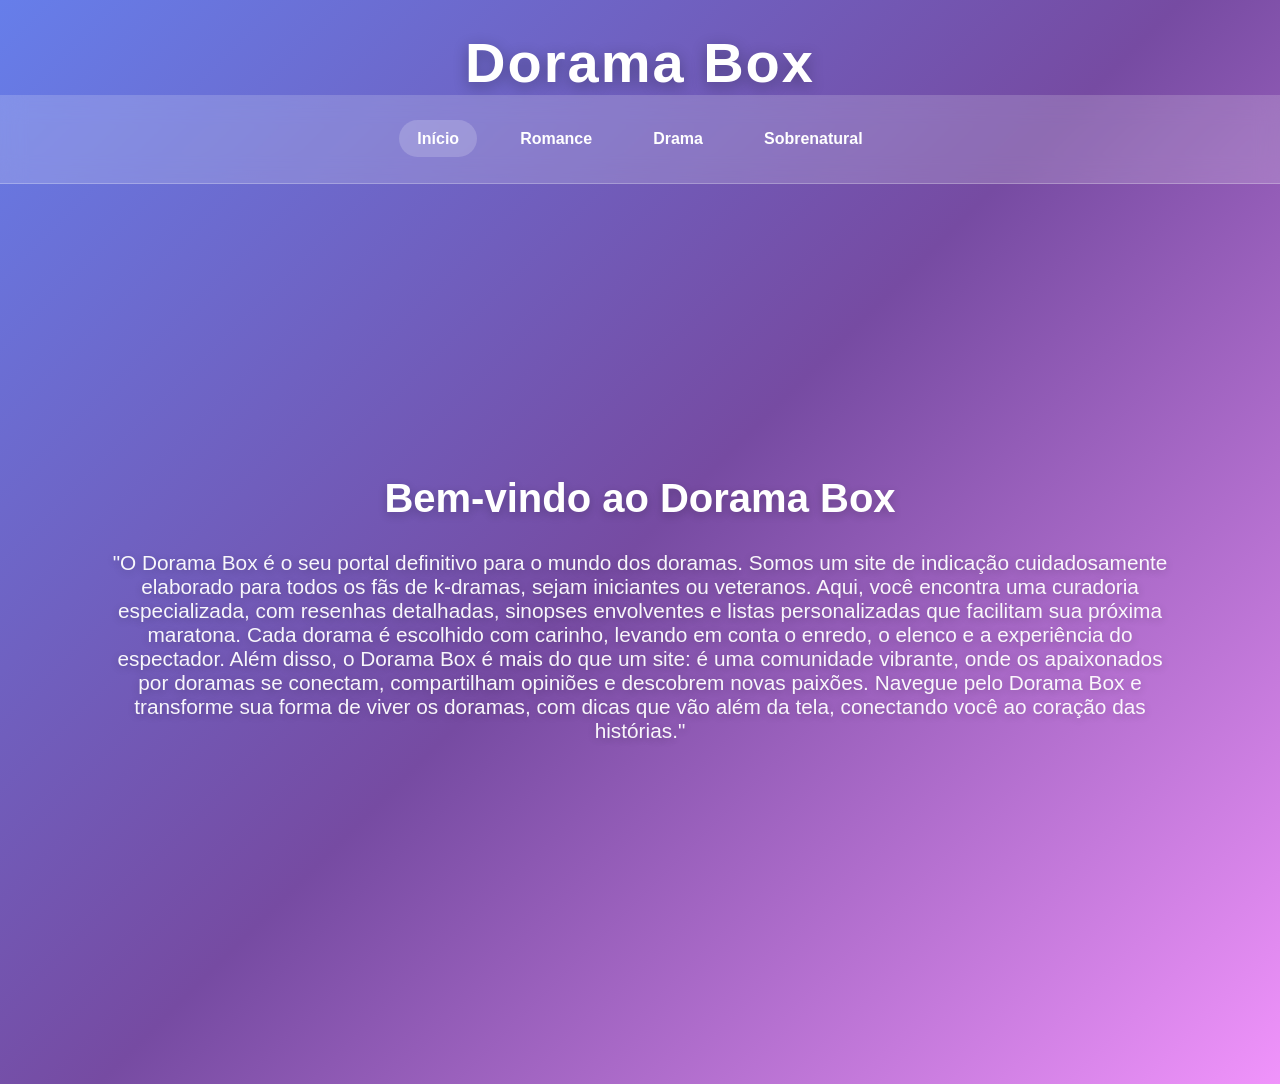
<file: index.html>
<!DOCTYPE html>
<html lang="pt-br">
<head>
    <meta charset="UTF-8">
    <meta name="viewport" content="width=device-width, initial-scale=1.0">
    <title>Dorama Box</title>
    <link rel="stylesheet" href="src/css/style.css">
</head>
<body>

  <h1>Dorama Box</h1>

  <header>
    <div class="container">
      <ul>
        <li><a href="index.html" class="active">Início</a></li>
        <li><a href="romance.html">Romance</a></li>
        <li><a href="drama.html">Drama</a></li>
        <li><a href="sobrenatural.html">Sobrenatural</a></li>
      </ul>
    </div>
  </header>

  <main>
    <div class="container">
      <h2>Bem-vindo ao Dorama Box</h2>
      <p>"O Dorama Box é o seu portal definitivo para o mundo dos doramas. Somos um site de indicação cuidadosamente elaborado para todos os fãs de k-dramas, sejam iniciantes ou veteranos. Aqui, você encontra uma curadoria especializada, com resenhas detalhadas, sinopses envolventes e listas personalizadas que facilitam sua próxima maratona. Cada dorama é escolhido com carinho, levando em conta o enredo, o elenco e a experiência do espectador. Além disso, o Dorama Box é mais do que um site: é uma comunidade vibrante, onde os apaixonados por doramas se conectam, compartilham opiniões e descobrem novas paixões. Navegue pelo Dorama Box e transforme sua forma de viver os doramas, com dicas que vão além da tela, conectando você ao coração das histórias."</p>
    </div>
  </main>

     <audio id="bg-audio" src="src/audio/dorama.audio.mpeg" preload="auto" loop></audio>
      <script src="src/js/script.js"></script>
</body>
</html>
</file>
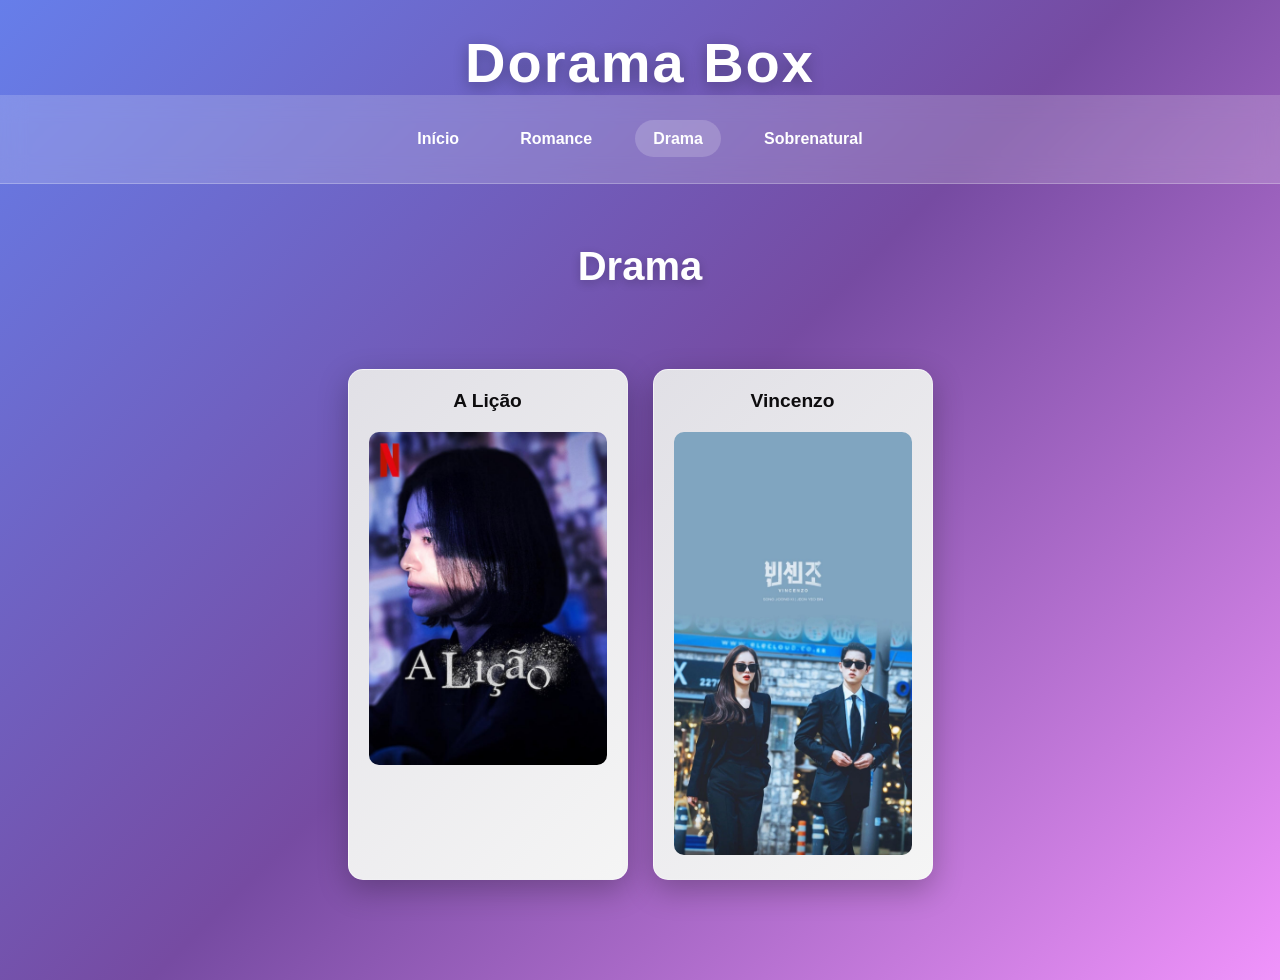
<file: drama.html>
<!DOCTYPE html>
<html lang="pt-br">
<head>
    <meta charset="UTF-8">
    <meta name="viewport" content="width=device-width, initial-scale=1.0">
    <title>Dorama Box - Drama</title>
    <link rel="stylesheet" href="src/css/style.css">
</head>
<body>

  <h1>Dorama Box</h1>

  <header>
    <div class="container">
      <ul>
        <li><a href="index.html">Início</a></li>
        <li><a href="romance.html">Romance</a></li>
        <li><a href="drama.html" class="active">Drama</a></li>
        <li><a href="sobrenatural.html">Sobrenatural</a></li>
      </ul>
    </div>
  </header>

  <section id="drama">
    <div class="container">
      <h2>Drama</h2>
      <div class="cards-container"></div>
    </div>
  </section>

     <audio id="bg-audio" src="src/audio/dorama.audio.mpeg" preload="auto" loop></audio>
      <script src="src/js/script.js"></script>
</body>
</html>
</file>
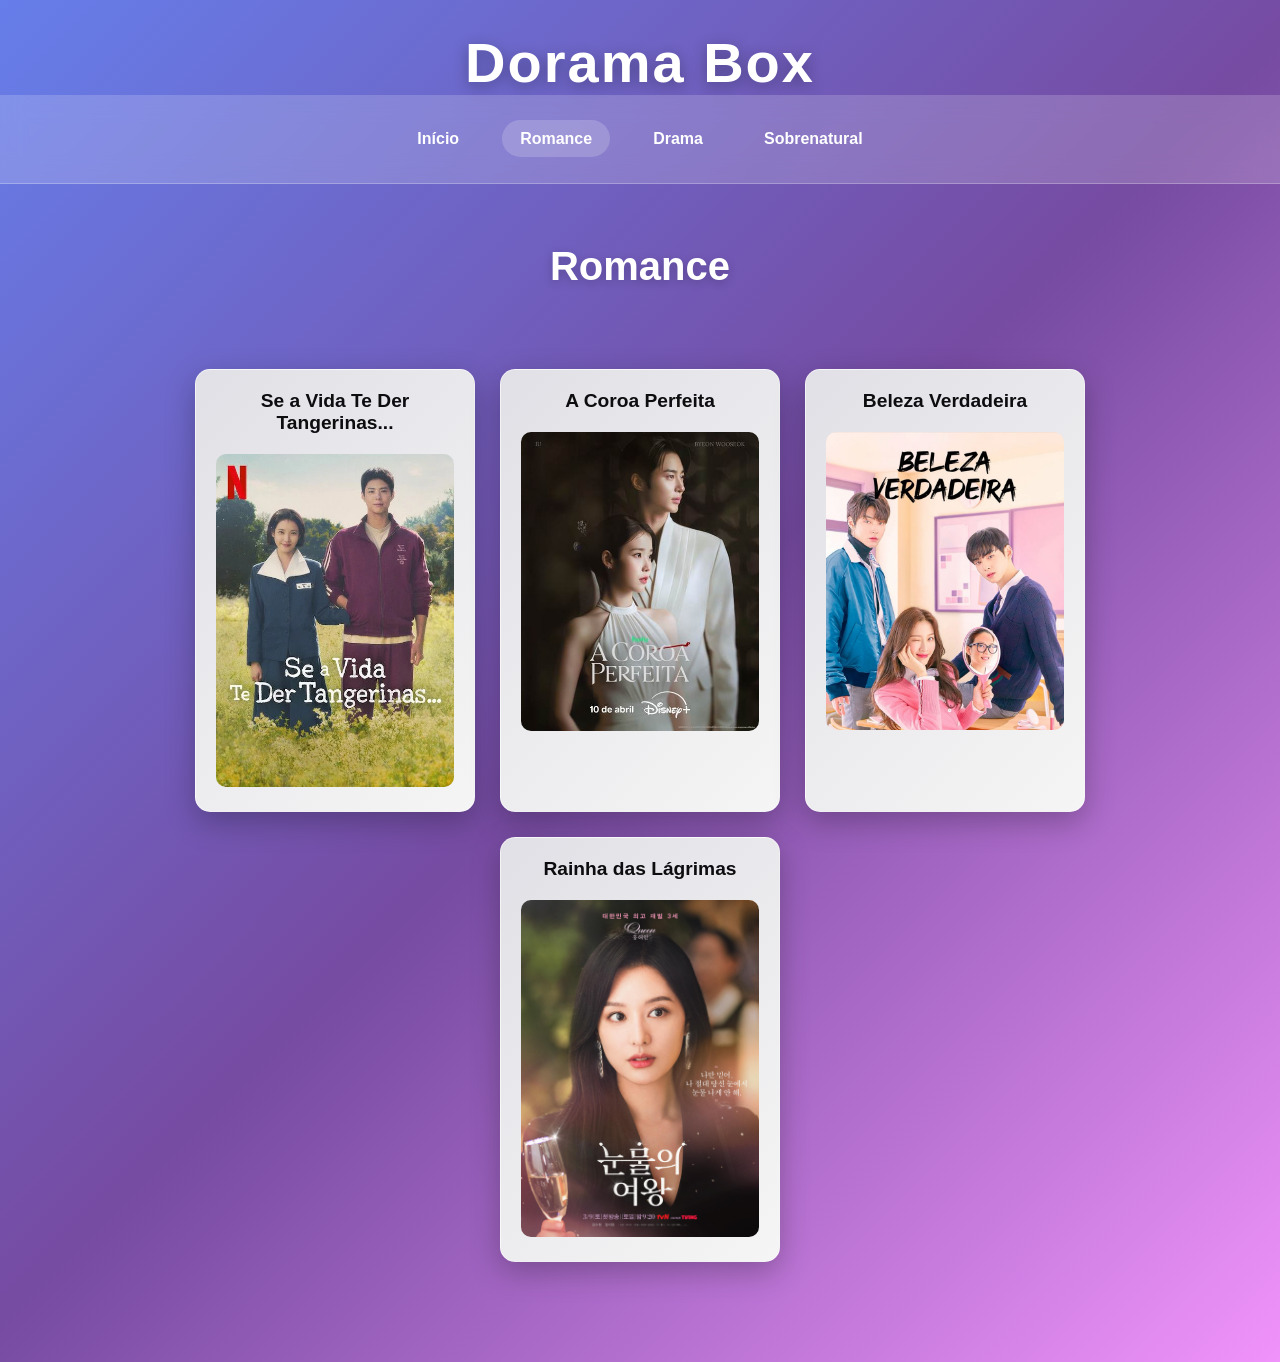
<file: romance.html>
<!DOCTYPE html>
<html lang="pt-br">
<head>
    <meta charset="UTF-8">
    <meta name="viewport" content="width=device-width, initial-scale=1.0">
    <title>Dorama Box - Romance</title>
    <link rel="stylesheet" href="src/css/style.css">
    
</head>
<body>

  <h1>Dorama Box</h1>

  <header>
    <div class="container">
      <ul>
        <li><a href="index.html">Início</a></li>
        <li><a href="romance.html" class="active">Romance</a></li>
        <li><a href="drama.html">Drama</a></li>
        <li><a href="sobrenatural.html">Sobrenatural</a></li>
      </ul>
    </div>
  </header>

  <section id="romance">
    <div class="container">
      <h2>Romance</h2>
      <div class="cards-container"></div>
    </div>
  </section>

     <audio id="bg-audio" src="src/audio/dorama.audio.mpeg" preload="auto" loop></audio>
      <script src="src/js/script.js"></script>
</body>
</html>
</file>
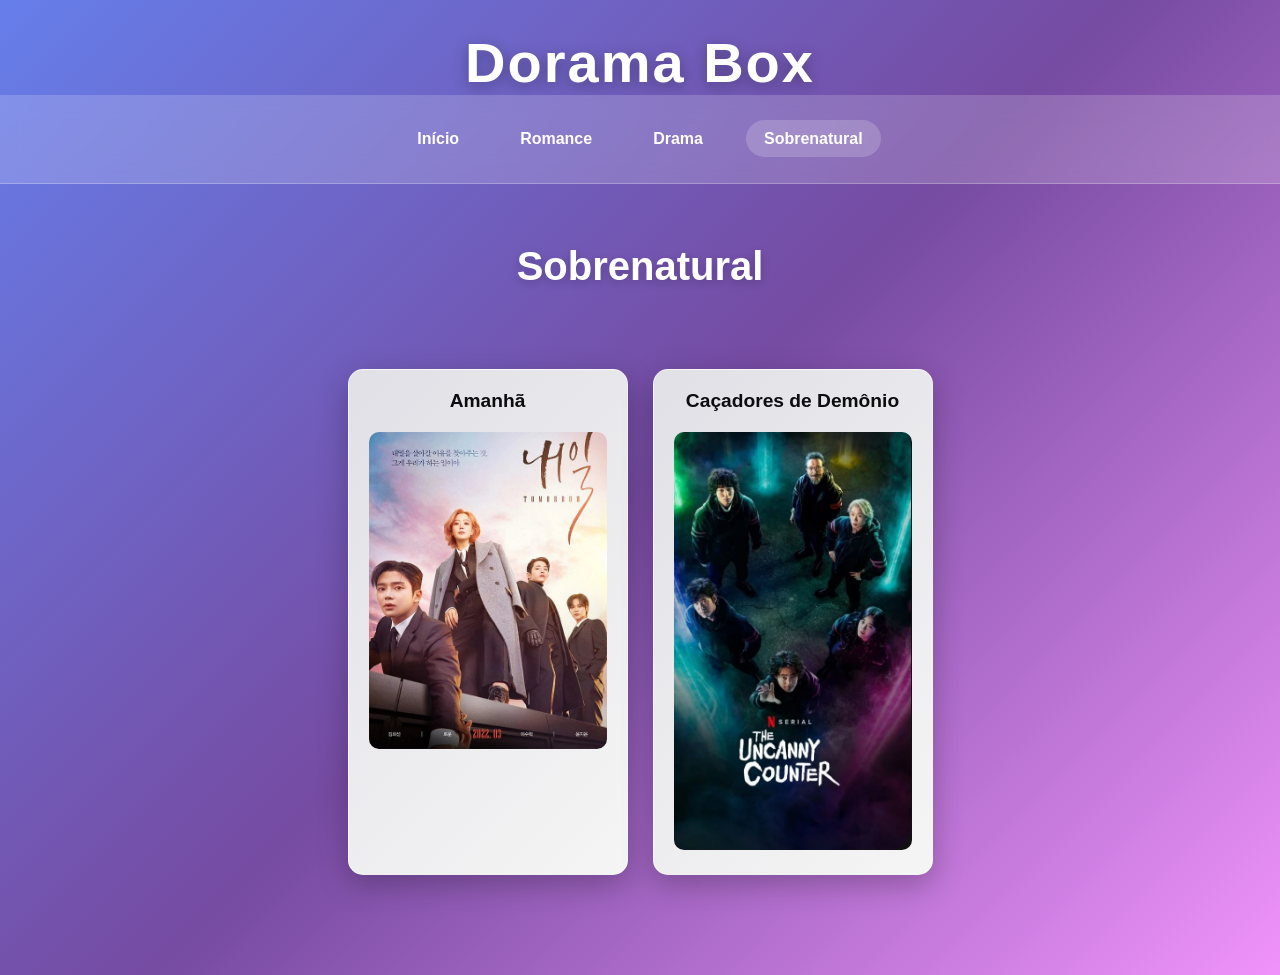
<file: sobrenatural.html>
<!DOCTYPE html>
<html lang="pt-br">
<head>
    <meta charset="UTF-8">
    <meta name="viewport" content="width=device-width, initial-scale=1.0">
    <title>Dorama Box - Sobrenatural</title>
    <link rel="stylesheet" href="src/css/style.css">
</head>
<body>

  <h1>Dorama Box</h1>

  <header>
    <div class="container">
      <ul>
        <li><a href="index.html">Início</a></li>
        <li><a href="romance.html">Romance</a></li>
        <li><a href="drama.html">Drama</a></li>
        <li><a href="sobrenatural.html" class="active">Sobrenatural</a></li>
      </ul>
    </div>
  </header>

  <section id="sobrenatural">
    <div class="container">
      <h2>Sobrenatural</h2>
      <div class="cards-container"></div>
    </div>
  </section>

     <audio id="bg-audio" src="src/audio/dorama.audio.mpeg" preload="auto" loop></audio>
      <script src="src/js/script.js"></script>
</body>
</html>
</file>
<file: src/css/style.css>
* {
  margin: 0;
  padding: 0;
  box-sizing: border-box;
}

body {
  font-family: 'Segoe UI', Tahoma, Geneva, Verdana, sans-serif;
  color: black;
  background: linear-gradient(135deg, #667eea 0%, #764ba2 50%, #f093fb 100%);
  min-height: 100vh;
}

h1 {
  text-align: center;
  padding: 30px 20px 0;
  color: #ffffff;
  font-size: 3.5em;
  text-shadow: 0 4px 15px rgba(0, 0, 0, 0.3);
  letter-spacing: 2px;
}

header {
  background: rgba(255, 255, 255, 0.18);
  backdrop-filter: blur(12px);
  padding: 15px 0;
  position: sticky;
  top: 0;
  z-index: 10;
  border-bottom: 1px solid rgba(255, 255, 255, 0.25);
}

header ul {
  display: flex;
  justify-content: center;
  gap: 25px;
  list-style: none;
}

header a {
  text-decoration: none;
  color: #ffffff;
  font-weight: 700;
  padding: 10px 18px;
  border-radius: 999px;
  transition: all 0.25s ease;
}

header a:hover,
header a.active {
  background: rgba(255, 255, 255, 0.18);
  transform: translateY(-2px);
  color: #ffffff;
}

.container {
  max-width: 1100px;
  margin: auto;
  padding: 20px;
  text-align: center;
}

main {
  text-align: center;
  padding: 80px 20px;
  min-height: 100vh;
  display: flex;
  align-items: center;
  justify-content: center;
}

main .container {
  width: 100%;
}

main h2 {
  font-size: 2.5em;
  margin-bottom: 30px;
  color: #ffffff;
  text-shadow: 0 3px 10px rgba(0, 0, 0, 0.2);
}

main p {
  font-size: 1.3em;
  color: rgba(255, 255, 255, 0.95);
  margin-bottom: 50px;
  text-shadow: 0 2px 8px rgba(0, 0, 0, 0.2);
}

.category-links {
  display: flex;
  justify-content: center;
  gap: 30px;
  flex-wrap: wrap;
}

.category-link {
  background: linear-gradient(135deg, #667eea 0%, #764ba2 100%);
  color: #ffffff;
  padding: 18px 45px;
  text-decoration: none;
  border-radius: 50px;
  font-size: 1.2em;
  font-weight: bold;
  transition: all 0.3s ease;
  box-shadow: 0 8px 25px rgba(0, 0, 0, 0.2);
  border: 2px solid rgba(255, 255, 255, 0.3);
  cursor: pointer;
}

.category-link:hover {
  background: linear-gradient(135deg, #764ba2 0%, #f093fb 100%);
  transform: translateY(-5px) scale(1.08);
  box-shadow: 0 12px 35px rgba(0, 0, 0, 0.3);
  border-color: rgba(255, 255, 255, 0.6);
}

.cards-container{
  display: flex;
  flex-wrap: wrap;
  gap: 25px;
  justify-content: center;
  padding: 40px 20px;
}

section {
  padding: 40px 0;
}

section h2 {
  text-align: center;
  font-size: 2.5em;
  color: #ffffff;
  margin-bottom: 40px;
  text-shadow: 0 3px 10px rgba(0, 0, 0, 0.2);
}

.card {
  background: linear-gradient(135deg, #e1e0e6 0%, #f5f5f5 100%);
  width: 280px;
  padding: 20px;
  border-radius: 15px;
  transition: all 0.4s ease;
  box-shadow: 0 10px 30px rgba(0, 0, 0, 0.25);
  border: 1px solid rgba(255, 255, 255, 0.5);
  overflow: hidden;
}

.card:hover {
  transform: translateY(-15px) scale(1.08);
  box-shadow: 0 20px 50px rgba(102, 126, 234, 0.4);
}

.card p {
  display: none;
}

.card:hover p {
  display: block;
  animation: fadeIn 0.3s ease;
}

@keyframes fadeIn {
  from {
    opacity: 0;
  }
  to {
    opacity: 1;
  }
}

.nav-buttons {
  text-align: center;
  padding: 20px;
}

.back-btn {
  display: inline-block;
  background: linear-gradient(135deg, #667eea 0%, #764ba2 100%);
  color: #ffffff;
  padding: 12px 30px;
  text-decoration: none;
  border-radius: 50px;
  font-size: 1em;
  font-weight: bold;
  transition: all 0.3s ease;
  box-shadow: 0 8px 25px rgba(0, 0, 0, 0.2);
  border: 2px solid rgba(255, 255, 255, 0.3);
  cursor: pointer;
}

.back-btn:hover {
  background: linear-gradient(135deg, #764ba2 0%, #f093fb 100%);
  transform: translateY(-3px) scale(1.05);
  box-shadow: 0 12px 35px rgba(0, 0, 0, 0.3);
  border-color: rgba(255, 255, 255, 0.6);
}

.card img {
  width: 100%;
  border-radius: 10px;
  margin-top: 10px;
}

.card h4 {
  margin-bottom: 10px;
  color: #0d0c0e;
  font-size: 1.2em;
}

.card p {
  font-size: 14px;
  line-height: 1.6;
  color: #333;
  display: none;
}

.card:hover p {
  display: block;
}

@media (max-width: 768px) {
  .card {
    width: 90%;
  }

  header ul {
    flex-direction: column;
    align-items: center;
  }
}
</file>
